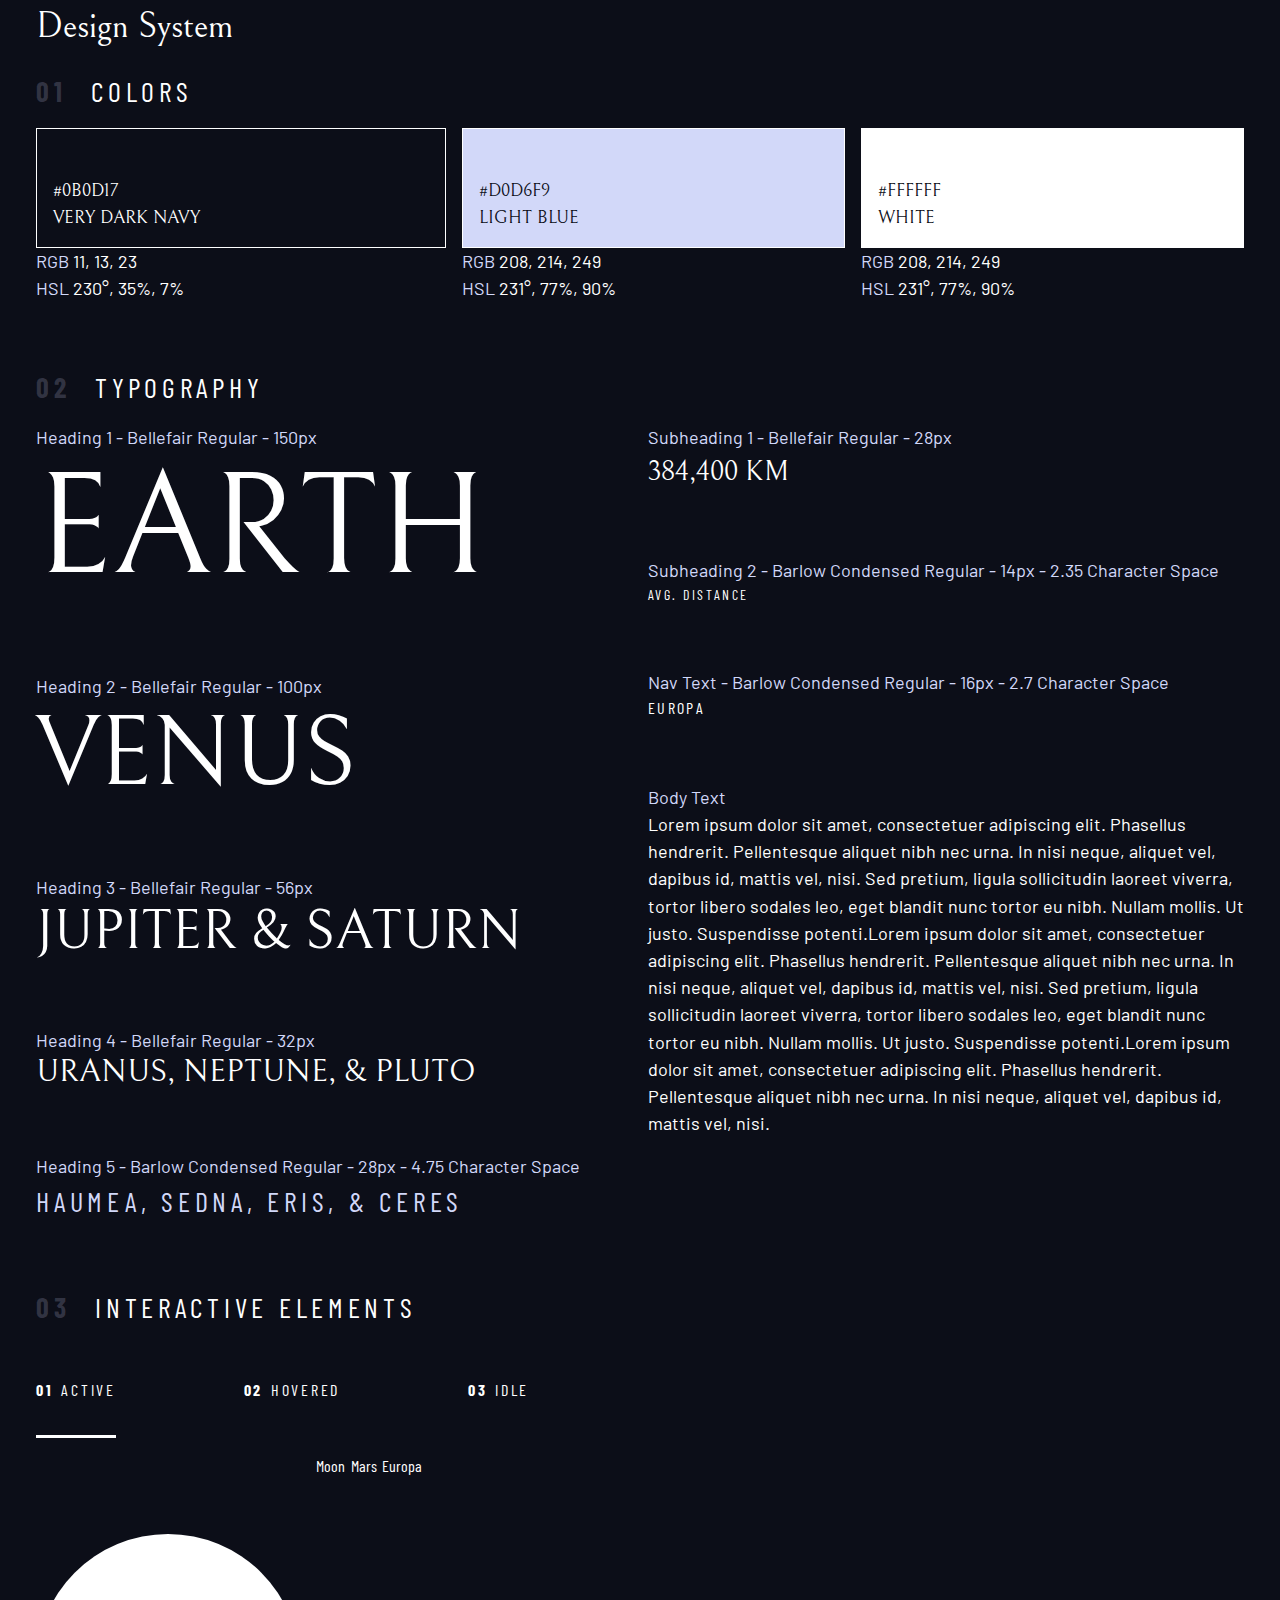
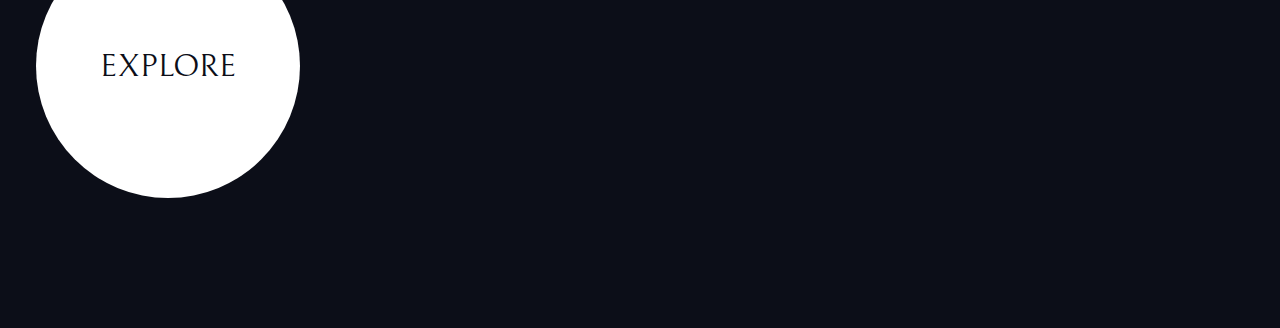
<file: index.html>
<!DOCTYPE html>
<html lang="en">
<head>
    <meta charset="UTF-8">
    <meta name="viewport" content="width=device-width, initial-scale=1.0">
        <!-- Google fonts -->
        <link rel="preconnect" href="https://fonts.googleapis.com">
        <link rel="preconnect" href="https://fonts.gstatic.com" crossorigin>
        <link href="https://fonts.googleapis.com/css2?family=Barlow+Condensed:wght@400;700&family=Bellefair&family=Barlow:wght@400;700&display=swap"
            rel="stylesheet">
    <link href="./style.css" rel="stylesheet" type="text/css">
    <title>Document</title>
</head>
<body>

    <div class="container flow">
        <h1 class="ff-serif">Design System</h1>

        <section class="flow" id="colors">
            <h2 class="num-title"><span>01 </span>Colors</h2>
                <div class="flex">
                    <div style="flex-grow: 1">
                        <div class="bg-dark text-white ff-serif" style="padding: 3rem 1rem 1rem; border: 1px solid white">
                            <span>#0B0D17</span>
                            <br>
                            <span>VERY DARK NAVY</span>
                        </div>
                    
                        <p><span class="text-light">RGB</span> 11, 13, 23</p>
                        <p><span class="text-light">HSL</span> 230°, 35%, 7%</p>
                    </div>
                    <div style="flex-grow: 1">
                        <div class="bg-light text-dark ff-serif" style="padding: 3rem 1rem 1rem; border: 1px solid white">
                            <span>#D0D6F9</span>
                            <br>
                            <span>LIGHT BLUE</span>
                        </div>
                        <p><span class="text-light">RGB</span> 208, 214, 249</p>
                        <p><span class="text-light">HSL</span> 231°, 77%, 90%</p>
                    </div>
                    <div style="flex-grow: 1">
                        <div class="bg-white text-dark ff-serif" style="padding: 3rem 1rem 1rem; border: 1px solid white">
                            <span>#FFFFFF</span>
                            <br>
                            <span>WHITE</span>
                        </div>
                        <p><span class="text-light">RGB</span> 208, 214, 249</p>
                        <p><span class="text-light">HSL</span> 231°, 77%, 90%</p>
                    </div>
                </div>
                
            
        </section>


        <section id="typography" class="flow" style="margin: 4rem 0">
            <h2 class="num-title"><span>02 </span>Typography</h2>
            <div class="flex">
                <div class="flow" style="flex-basis: 100%; --flow-size: 4rem;">
                    <div> 
                        <p class="text-light">Heading 1 - Bellefair Regular - 150px</p>
                        <p class="fs-900 uppercase ff-serif">Earth</p>
                    </div>
                    <div> 
                        <p class="text-light">Heading 2 - Bellefair Regular - 100px</p>
                        <p class="fs-800 uppercase ff-serif">Venus</p>
                    </div>
                    <div> 
                        <p class="text-light">Heading 3 - Bellefair Regular - 56px</p>
                        <p class="fs-700 uppercase ff-serif">Jupiter & Saturn</p>
                    </div>
                    <div> 
                        <p class="text-light">Heading 4 - Bellefair Regular - 32px</p>
                        <p class="fs-600 uppercase ff-serif">Uranus, Neptune, & Pluto</p>
                    </div>
                    <div> 
                        <p class="text-light">Heading 5 - Barlow Condensed Regular - 28px - 4.75 Character Space</p>
                        <p class="fs-500 uppercase ff-sans-cond letter-spacing-1 text-light" >HAUMEA, SEDNA, ERIS, & CERES</p>
                    </div>
                
                </div>
                
                <div class="flow" style="flex-basis: 100%; --flow-size: 4rem;">
                    <div> 
                        <p class="text-light">Subheading 1 - Bellefair Regular - 28px</p>
                        <p class="fs-500 uppercase ff-serif">384,400 km</p>
                    </div>
                    <div> 
                        <p class="text-light">Subheading 2 - Barlow Condensed Regular - 14px - 2.35 Character Space</p>
                        <p class="fs-200 uppercase ff-sans-cond letter-spacing-3">Avg. Distance</p>
                    </div>
                    <div> 
                        <p class="text-light">Nav Text - Barlow Condensed Regular - 16px - 2.7 Character Space</p>
                        <p class="fs-300 uppercase ff-sans-cond letter-spacing-3">Europa</p>
                    </div>
                    <div> 
                        <p class="text-light">Body Text</p>
                        <p class="fs-400 ff-sans-normal" style="line-height: 1.7rem;">Lorem ipsum dolor sit amet, consectetuer adipiscing elit. Phasellus hendrerit. Pellentesque aliquet nibh nec urna. In nisi neque, aliquet vel, dapibus id, mattis vel, nisi. Sed pretium, ligula sollicitudin laoreet viverra, tortor libero sodales leo, eget blandit nunc tortor eu nibh. Nullam mollis. Ut justo. Suspendisse potenti.Lorem ipsum dolor sit amet, consectetuer adipiscing elit. Phasellus hendrerit. Pellentesque aliquet nibh nec urna. In nisi neque, aliquet vel, dapibus id, mattis vel, nisi. Sed pretium, ligula sollicitudin laoreet viverra, tortor libero sodales leo, eget blandit nunc tortor eu nibh. Nullam mollis. Ut justo. Suspendisse potenti.Lorem ipsum dolor sit amet, consectetuer adipiscing elit. Phasellus hendrerit. Pellentesque aliquet nibh nec urna. In nisi neque, aliquet vel, dapibus id, mattis vel, nisi. </p>
                    </div>
                </div>
            </div>
        </section>


        <section id="interactive-elements" class="flow">
            <h2 class="num-title"><span>03 </span>Interactive Elements</h2>

            <!-- Navigation -->
            <div>
                <nav>
                    <ul class="primary-navigation flex underline-indicator" style="--gap: 8rem;">
                        <li class="active"><a class="fs-300 letter-spacing-2 ff-sans-cond text-white uppercase"  href="#"><span>01</span>Active</a></li>
                        <li><a class="fs-300 letter-spacing-2 ff-sans-cond text-white uppercase"  href="#"><span>02</span>Hovered</a></li>
                        <li><a class="fs-300 letter-spacing-2 ff-sans-cond text-white uppercase"  href="#"><span>03</span>Idle</a></li>
                    </ul> 
           </nav>
            </div>

            <div class="flex" >
                <div style="margin-top: 5rem;">
                    <!-- Explore button -->
                    <a href="#" class="large-button uppercase bg-white text-dark ff-serif fs-600">Explore</a>

                </div>

                <div style="margin-bottom: 50vh;">
                    <!-- Tabs -->
                    <div class="ff-sans-cond fs-300 letter-spacing-2 underline-indicator tab-items">
                        <button>Moon</button>
                        <button>Mars</button>
                        <button>Europa</button>
                    </div>


                    <!-- Dots -->



                    <!-- Numbers -->


                </div>
            </div>


        </section>
    </div>
    
</body>
</html>
</file>
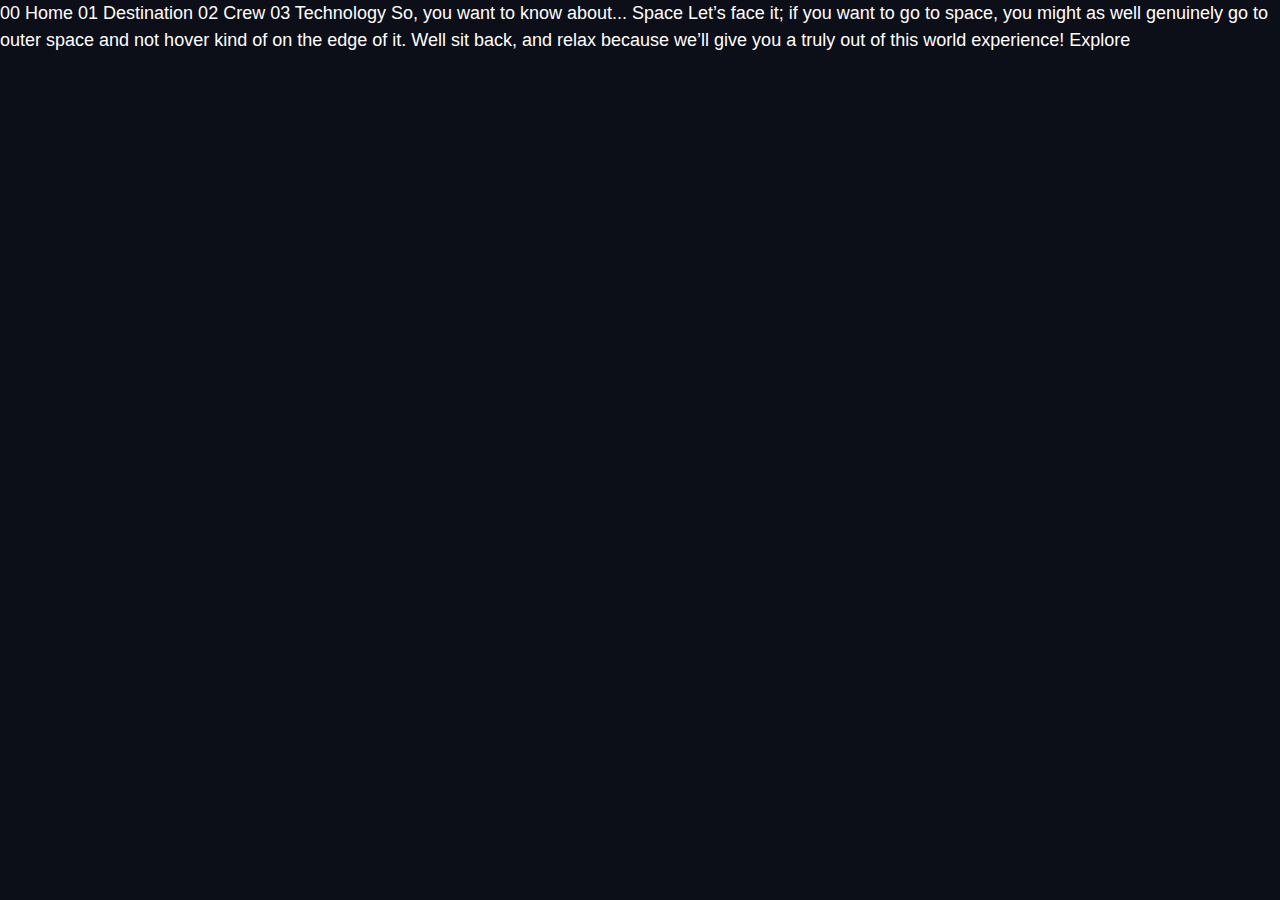
<file: starter-code/index.html>
<!DOCTYPE html>
<html lang="en">
<head>
  <meta charset="UTF-8">
  <meta name="viewport" content="width=device-width, initial-scale=1.0">

  <link rel="icon" type="image/png" sizes="32x32" href="./assets/favicon-32x32.png">
  <link rel="stylesheet" type="text/css" href="../style.css">
  <title>Frontend Mentor | Space tourism website</title>
</head>
<body>

  00 Home
  01 Destination
  02 Crew
  03 Technology

  So, you want to know about...
  Space
  Let’s face it; if you want to go to space, you might as well genuinely go to 
  outer space and not hover kind of on the edge of it. Well sit back, and relax 
  because we’ll give you a truly out of this world experience!

  Explore

</body>
</html>
</file>
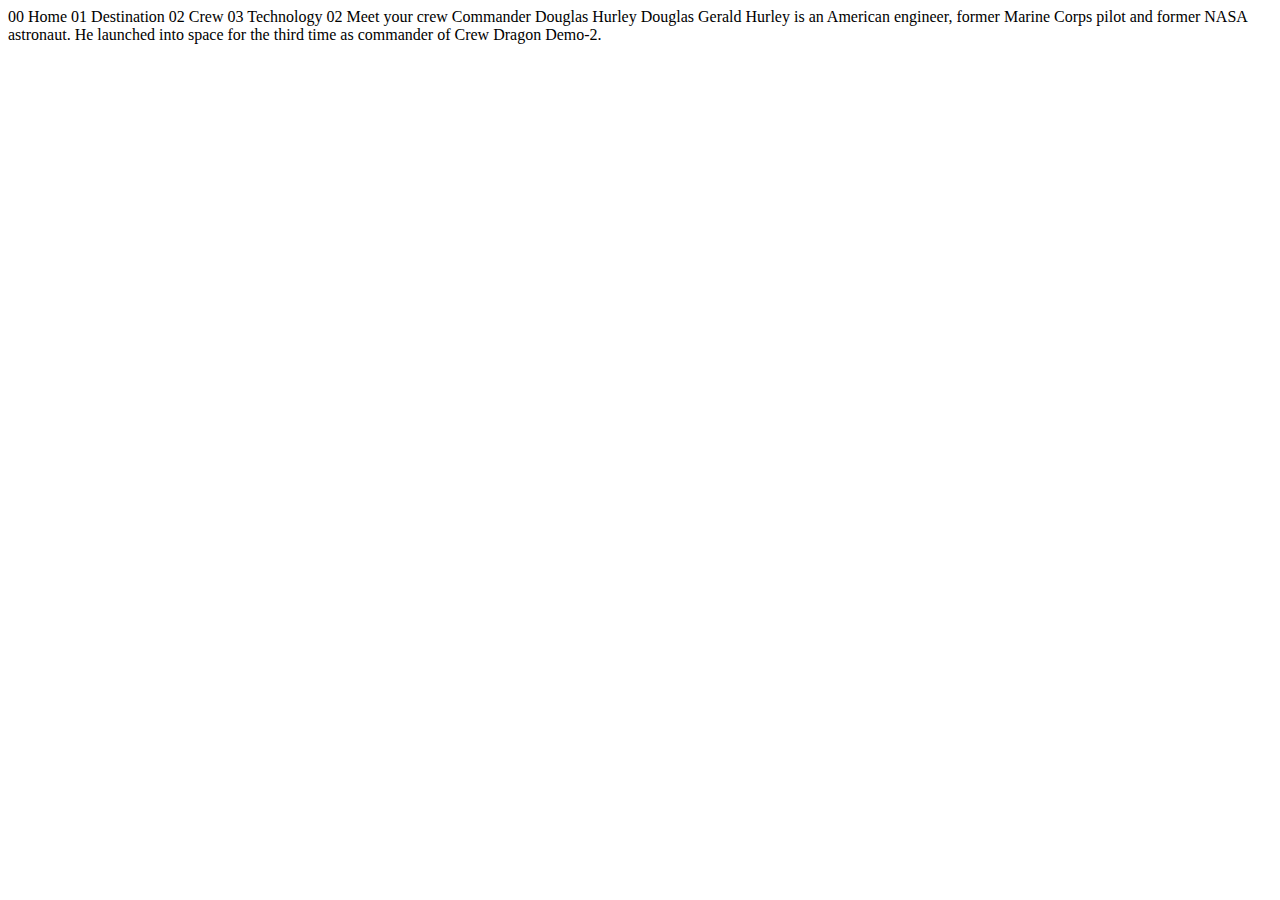
<file: starter-code/crew-commander.html>
<!DOCTYPE html>
<html lang="en">
<head>
  <meta charset="UTF-8">
  <meta name="viewport" content="width=device-width, initial-scale=1.0">

  <link rel="icon" type="image/png" sizes="32x32" href="./assets/favicon-32x32.png">
  
  <title>Frontend Mentor | Space tourism website</title>
</head>
<body>

  00 Home
  01 Destination
  02 Crew
  03 Technology

  02 Meet your crew

  Commander
  Douglas Hurley

  Douglas Gerald Hurley is an American engineer, former Marine Corps pilot 
  and former NASA astronaut. He launched into space for the third time as 
  commander of Crew Dragon Demo-2.
</body>
</html>
</file>
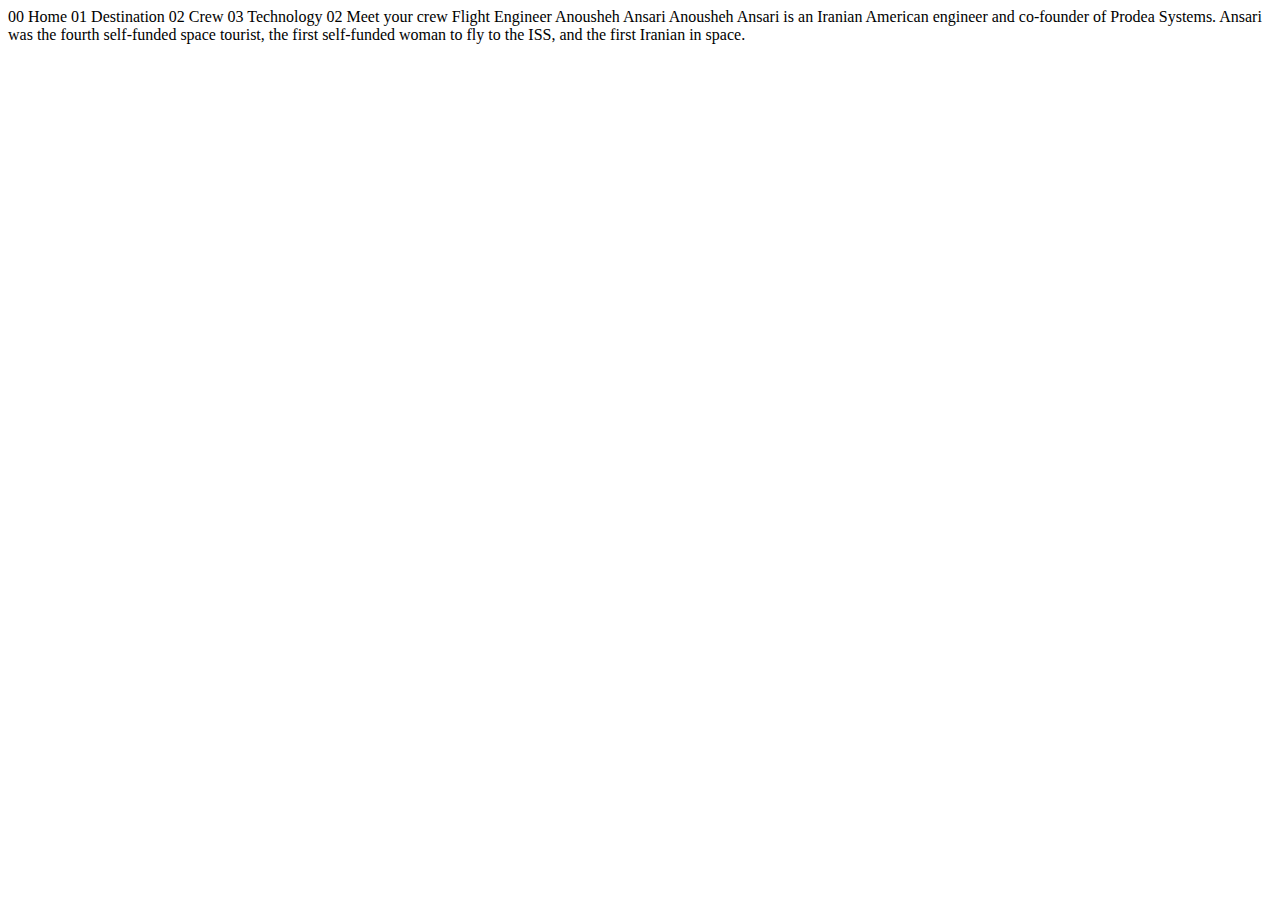
<file: starter-code/crew-engineer.html>
<!DOCTYPE html>
<html lang="en">
<head>
  <meta charset="UTF-8">
  <meta name="viewport" content="width=device-width, initial-scale=1.0">

  <link rel="icon" type="image/png" sizes="32x32" href="./assets/favicon-32x32.png">
  
  <title>Frontend Mentor | Space tourism website</title>
</head>
<body>

  00 Home
  01 Destination
  02 Crew
  03 Technology

  02 Meet your crew

  Flight Engineer
  Anousheh Ansari

  Anousheh Ansari is an Iranian American engineer and co-founder of Prodea Systems. 
  Ansari was the fourth self-funded space tourist, the first self-funded woman to 
  fly to the ISS, and the first Iranian in space. 
</body>
</html>
</file>
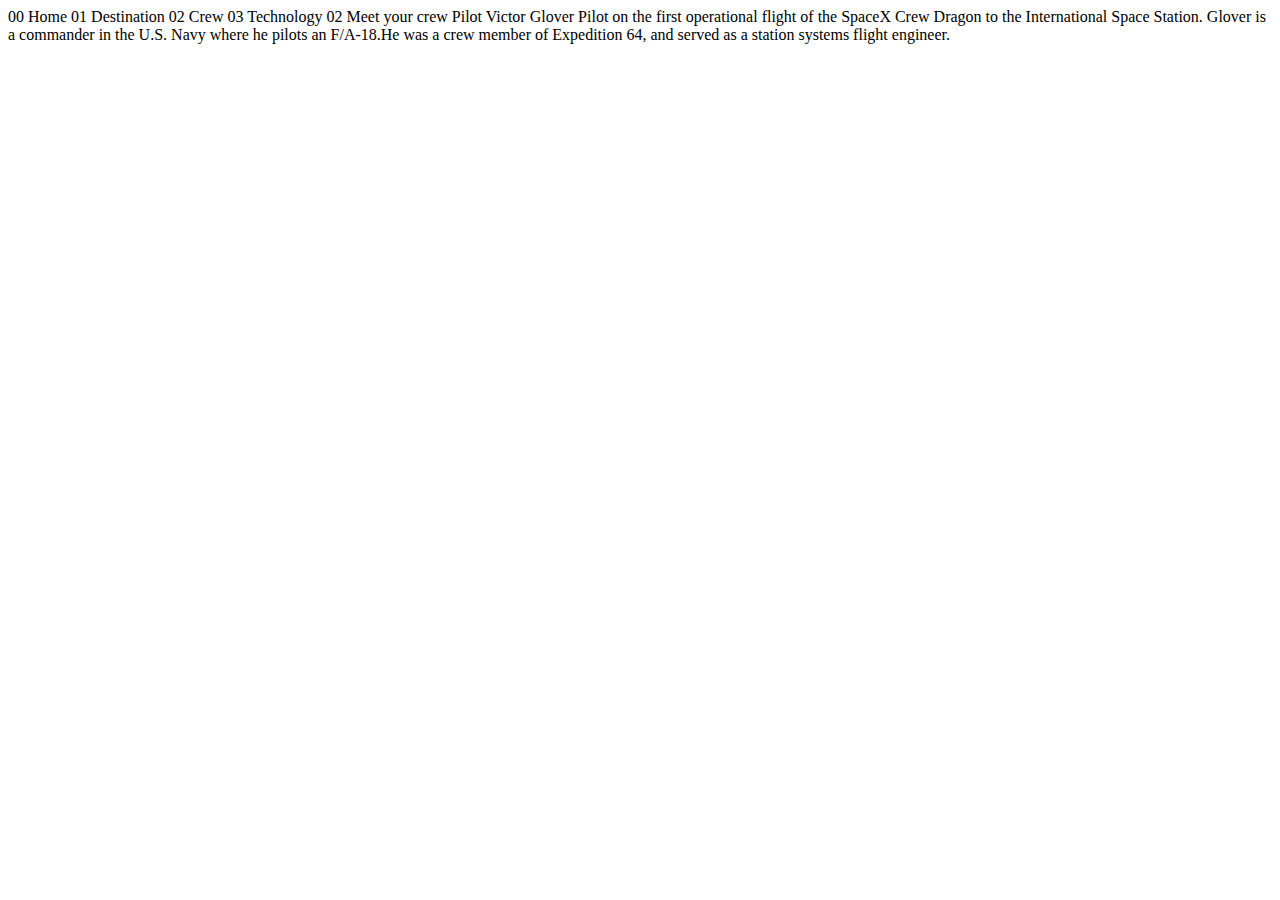
<file: starter-code/crew-pilot.html>
<!DOCTYPE html>
<html lang="en">
<head>
  <meta charset="UTF-8">
  <meta name="viewport" content="width=device-width, initial-scale=1.0">

  <link rel="icon" type="image/png" sizes="32x32" href="./assets/favicon-32x32.png">
  
  <title>Frontend Mentor | Space tourism website</title>
</head>
<body>

  00 Home
  01 Destination
  02 Crew
  03 Technology

  02 Meet your crew

  Pilot
  Victor Glover

  Pilot on the first operational flight of the SpaceX Crew Dragon to the 
  International Space Station. Glover is a commander in the U.S. Navy where 
  he pilots an F/A-18.He was a crew member of Expedition 64, and served as a 
  station systems flight engineer. 
</body>
</html>
</file>
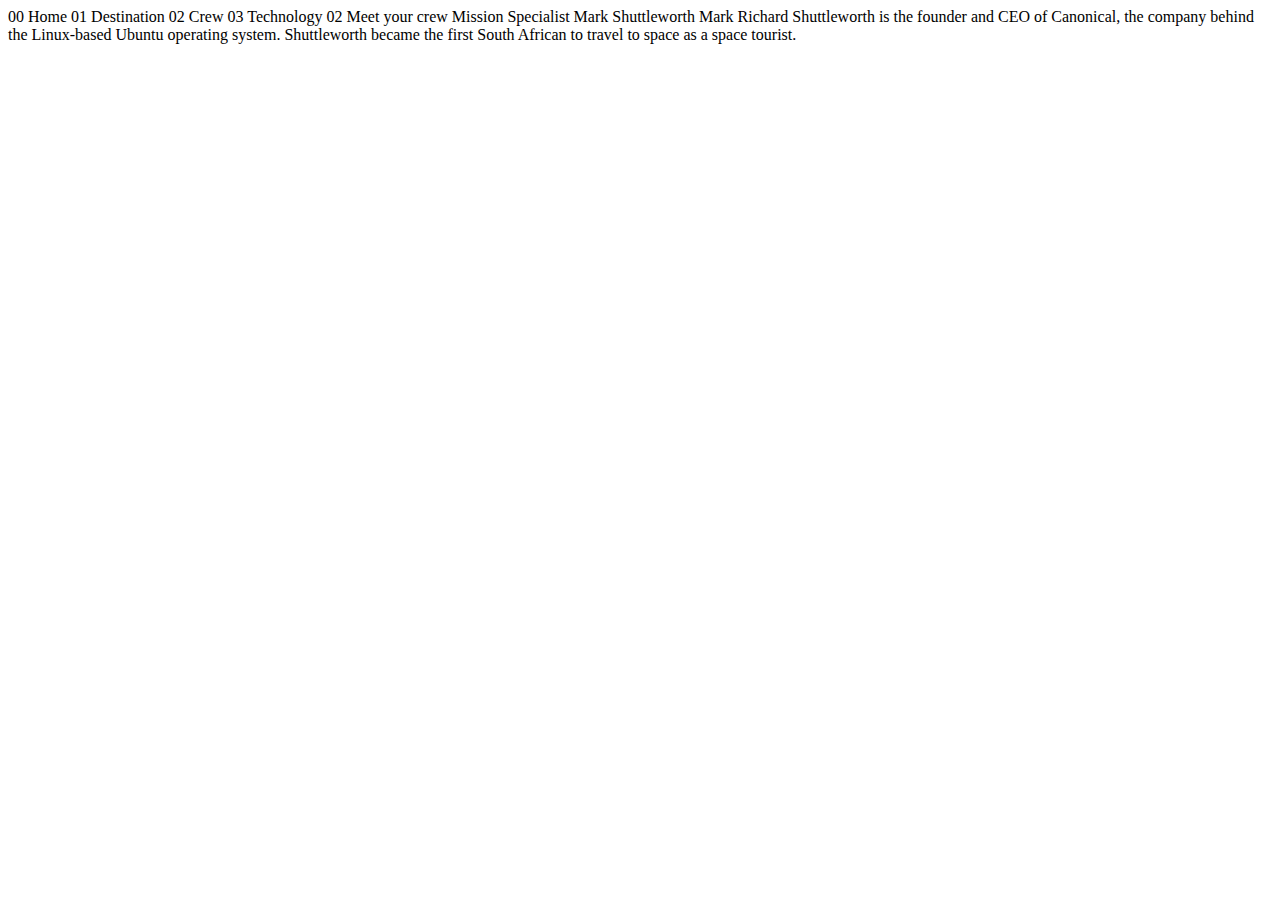
<file: starter-code/crew-specialist.html>
<!DOCTYPE html>
<html lang="en">
<head>
  <meta charset="UTF-8">
  <meta name="viewport" content="width=device-width, initial-scale=1.0">

  <link rel="icon" type="image/png" sizes="32x32" href="./assets/favicon-32x32.png">
  
  <title>Frontend Mentor | Space tourism website</title>
</head>
<body>

  00 Home
  01 Destination
  02 Crew
  03 Technology

  02 Meet your crew

  Mission Specialist
  Mark Shuttleworth

  Mark Richard Shuttleworth is the founder and CEO of Canonical, the company behind 
  the Linux-based Ubuntu operating system. Shuttleworth became the first South 
  African to travel to space as a space tourist.
</body>
</html>
</file>
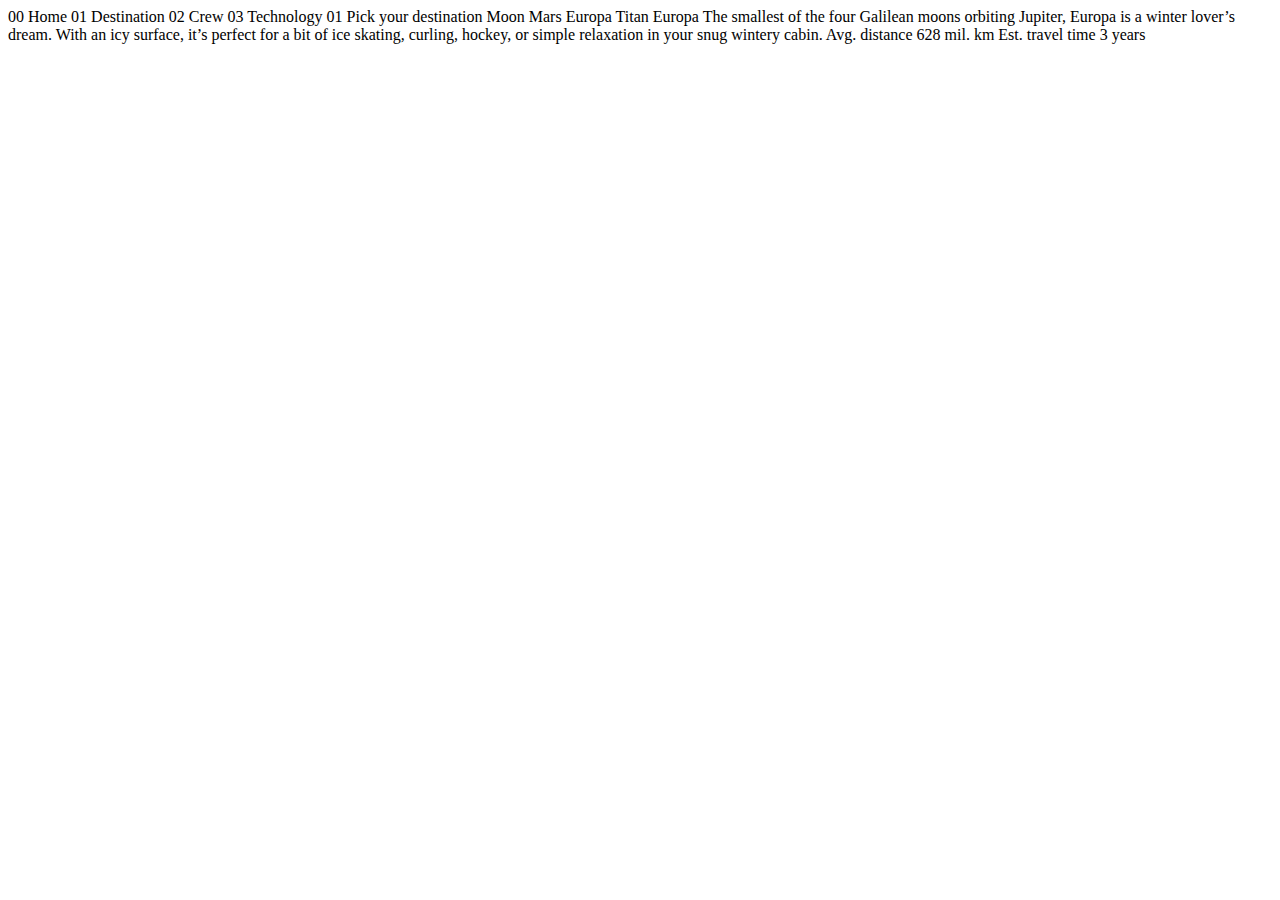
<file: starter-code/destination-europa.html>
<!DOCTYPE html>
<html lang="en">
<head>
  <meta charset="UTF-8">
  <meta name="viewport" content="width=device-width, initial-scale=1.0">

  <link rel="icon" type="image/png" sizes="32x32" href="./assets/favicon-32x32.png">
  
  <title>Frontend Mentor | Space tourism website</title>
</head>
<body>

  00 Home
  01 Destination
  02 Crew
  03 Technology

  01 Pick your destination

  Moon
  Mars
  Europa
  Titan

  Europa

  The smallest of the four Galilean moons orbiting Jupiter, Europa is a 
  winter lover’s dream. With an icy surface, it’s perfect for a bit of 
  ice skating, curling, hockey, or simple relaxation in your snug 
  wintery cabin.

  Avg. distance
  628 mil. km

  Est. travel time
  3 years
</body>
</html>
</file>
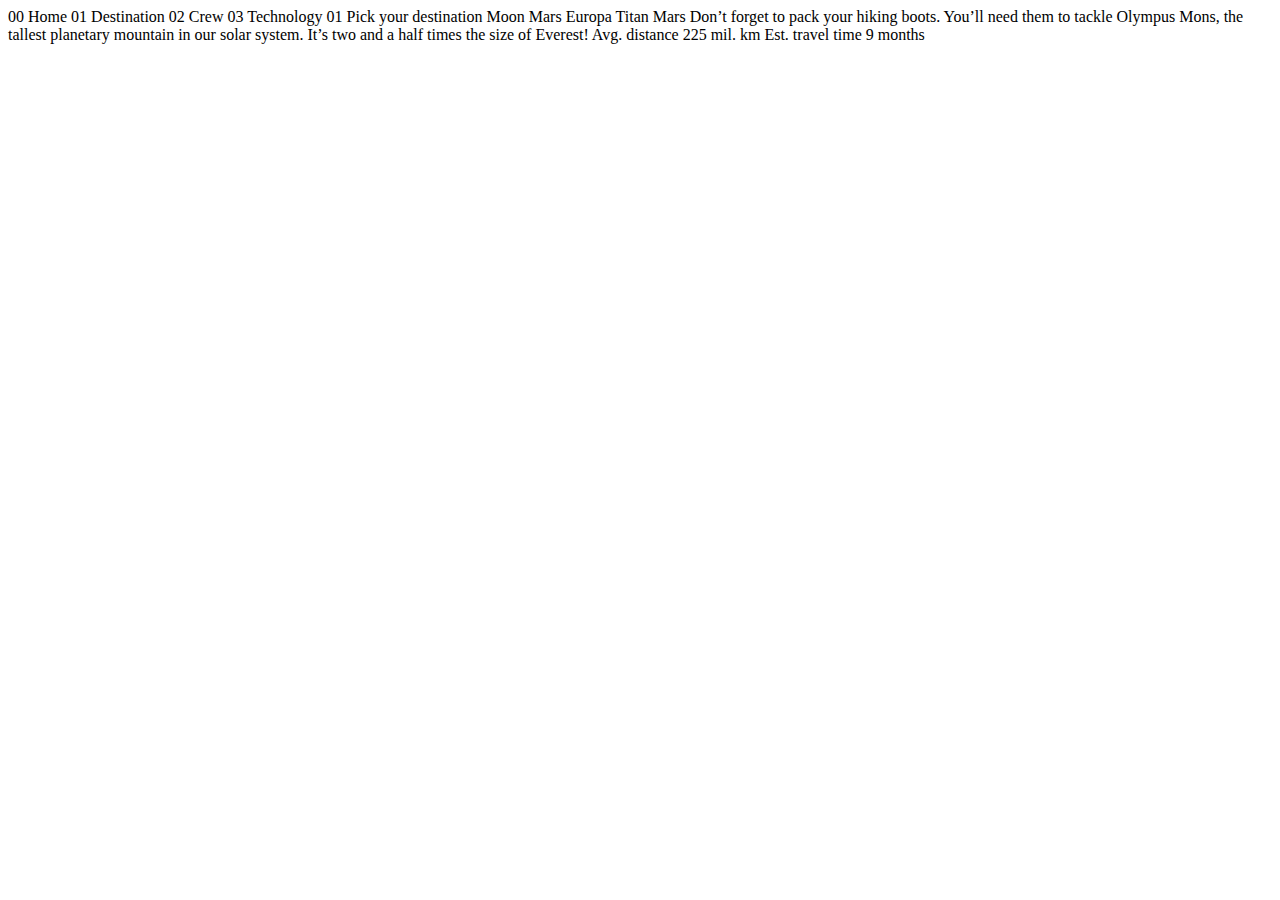
<file: starter-code/destination-mars.html>
<!DOCTYPE html>
<html lang="en">
<head>
  <meta charset="UTF-8">
  <meta name="viewport" content="width=device-width, initial-scale=1.0">

  <link rel="icon" type="image/png" sizes="32x32" href="./assets/favicon-32x32.png">
  
  <title>Frontend Mentor | Space tourism website</title>
</head>
<body>

  00 Home
  01 Destination
  02 Crew
  03 Technology

  01 Pick your destination

  Moon
  Mars
  Europa
  Titan

  Mars

  Don’t forget to pack your hiking boots. You’ll need them to tackle Olympus Mons, 
  the tallest planetary mountain in our solar system. It’s two and a half times 
  the size of Everest!

  Avg. distance
  225 mil. km

  Est. travel time
  9 months
</body>
</html>
</file>
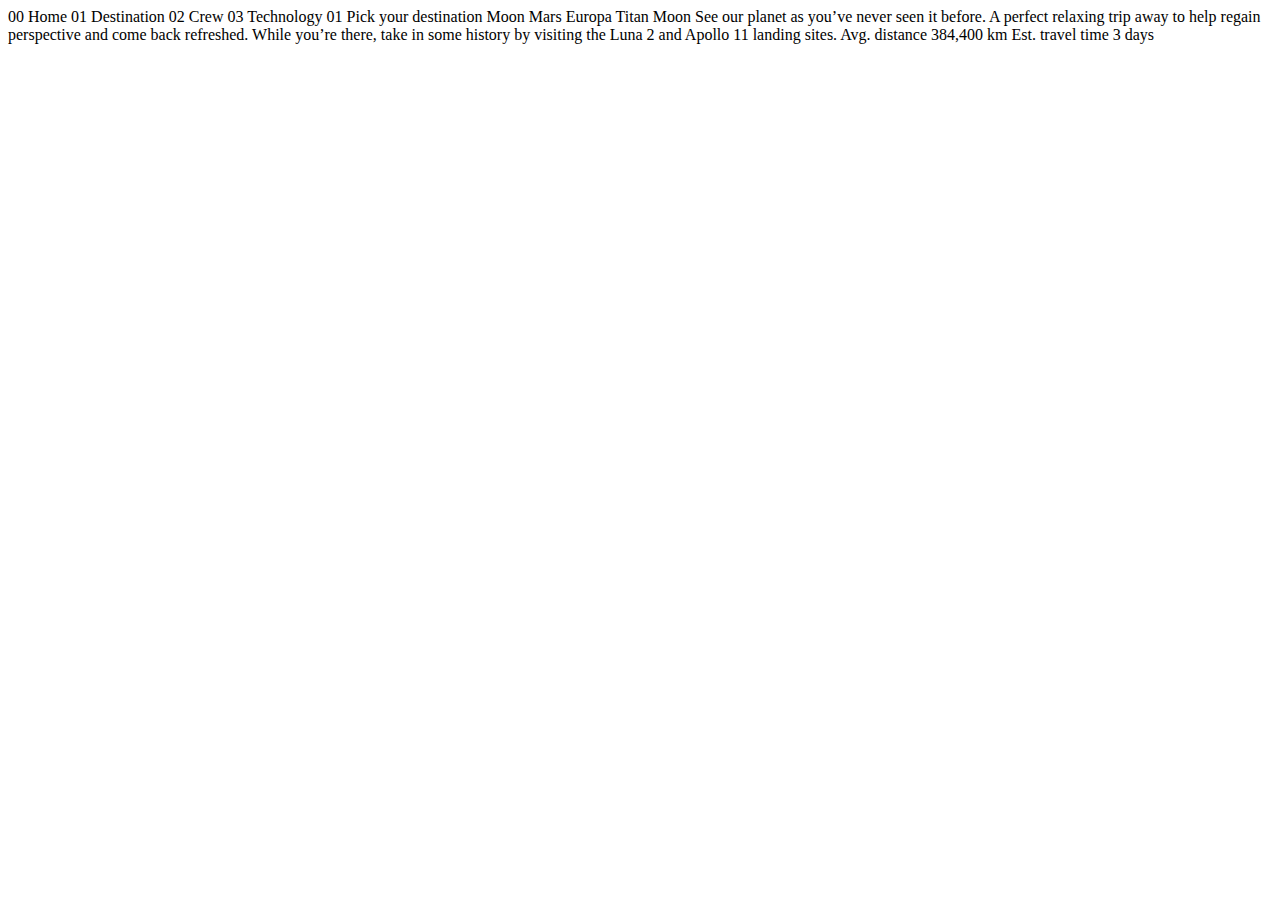
<file: starter-code/destination-moon.html>
<!DOCTYPE html>
<html lang="en">
<head>
  <meta charset="UTF-8">
  <meta name="viewport" content="width=device-width, initial-scale=1.0">

  <link rel="icon" type="image/png" sizes="32x32" href="./assets/favicon-32x32.png">
  
  <title>Frontend Mentor | Space tourism website</title>
</head>
<body>

  00 Home
  01 Destination
  02 Crew
  03 Technology

  01 Pick your destination

  Moon
  Mars
  Europa
  Titan

  Moon

  See our planet as you’ve never seen it before. A perfect relaxing trip away to help 
  regain perspective and come back refreshed. While you’re there, take in some history 
  by visiting the Luna 2 and Apollo 11 landing sites.

  Avg. distance
  384,400 km

  Est. travel time
  3 days
</body>
</html>
</file>
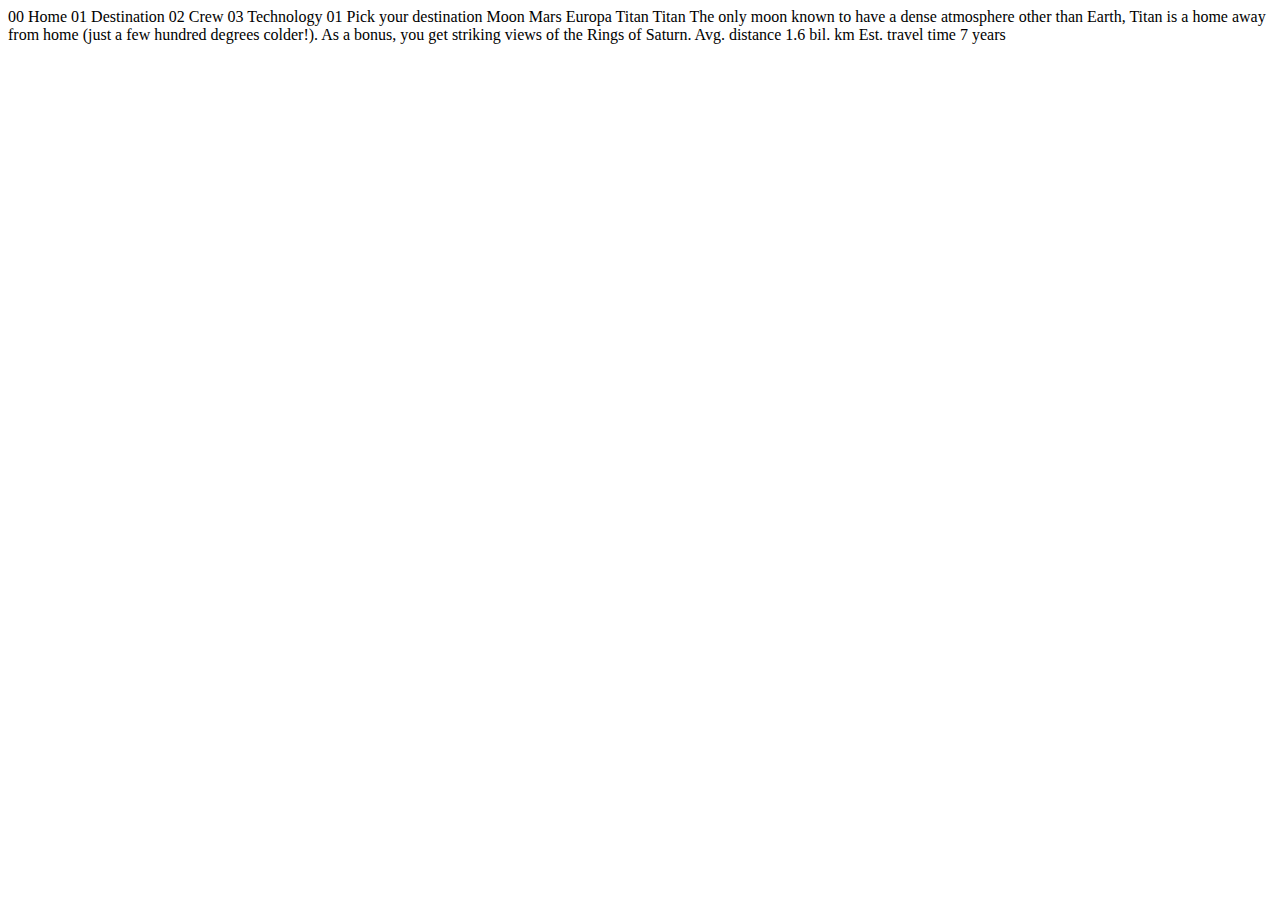
<file: starter-code/destination-titan.html>
<!DOCTYPE html>
<html lang="en">
<head>
  <meta charset="UTF-8">
  <meta name="viewport" content="width=device-width, initial-scale=1.0">

  <link rel="icon" type="image/png" sizes="32x32" href="./assets/favicon-32x32.png">
  
  <title>Frontend Mentor | Space tourism website</title>
</head>
<body>

  00 Home
  01 Destination
  02 Crew
  03 Technology

  01 Pick your destination

  Moon
  Mars
  Europa
  Titan

  Titan

  The only moon known to have a dense atmosphere other than Earth, Titan 
  is a home away from home (just a few hundred degrees colder!). As a 
  bonus, you get striking views of the Rings of Saturn.

  Avg. distance
  1.6 bil. km

  Est. travel time
  7 years
</body>
</html>
</file>
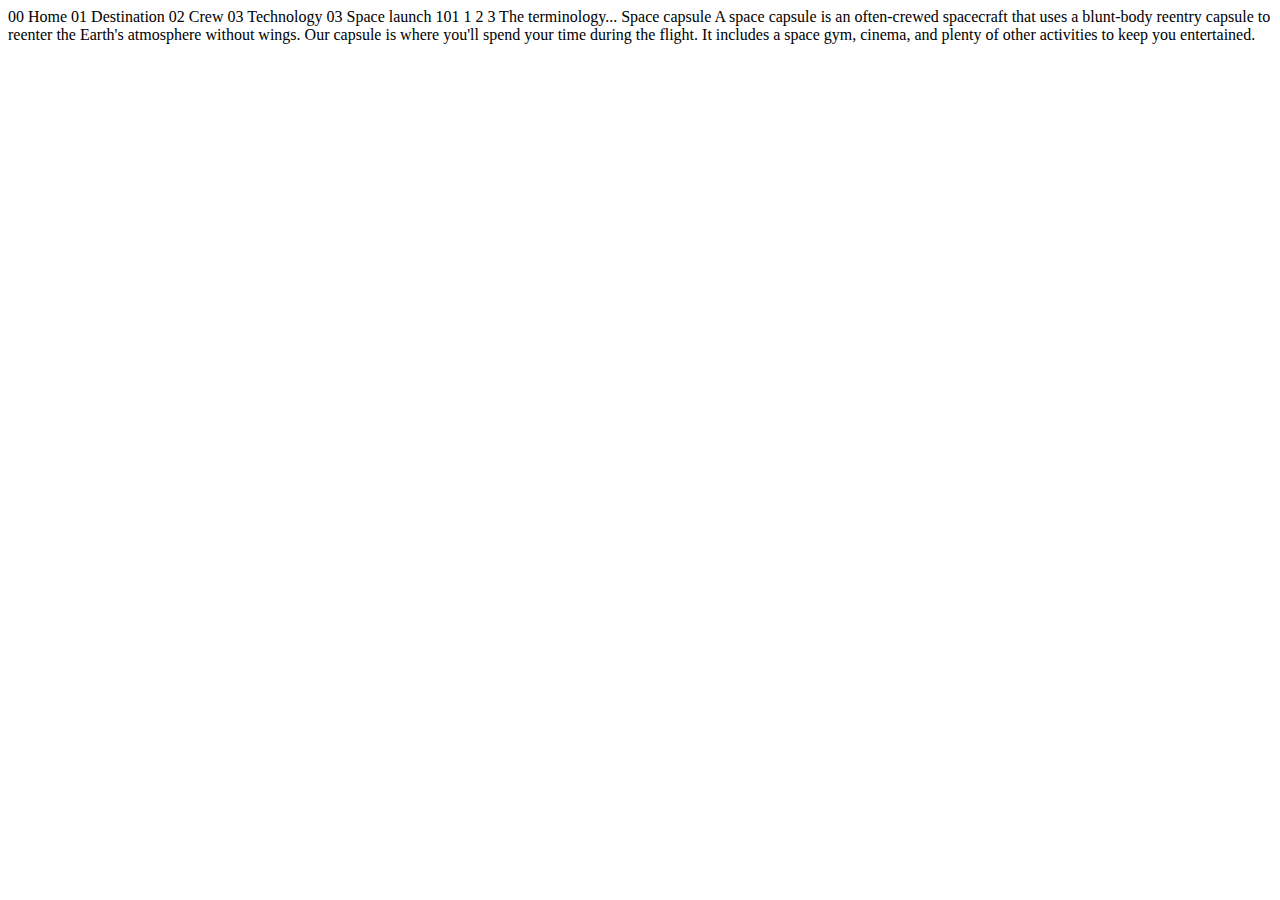
<file: starter-code/technology-capsule.html>
<!DOCTYPE html>
<html lang="en">
<head>
  <meta charset="UTF-8">
  <meta name="viewport" content="width=device-width, initial-scale=1.0">

  <link rel="icon" type="image/png" sizes="32x32" href="./assets/favicon-32x32.png">
  
  <title>Frontend Mentor | Space tourism website</title>
</head>
<body>

  00 Home
  01 Destination
  02 Crew
  03 Technology

  03 Space launch 101

  1
  2
  3

  The terminology...
  Space capsule

  A space capsule is an often-crewed spacecraft that uses a blunt-body reentry 
  capsule to reenter the Earth's atmosphere without wings. Our capsule is where 
  you'll spend your time during the flight. It includes a space gym, cinema, 
  and plenty of other activities to keep you entertained.
</body>
</html>
</file>
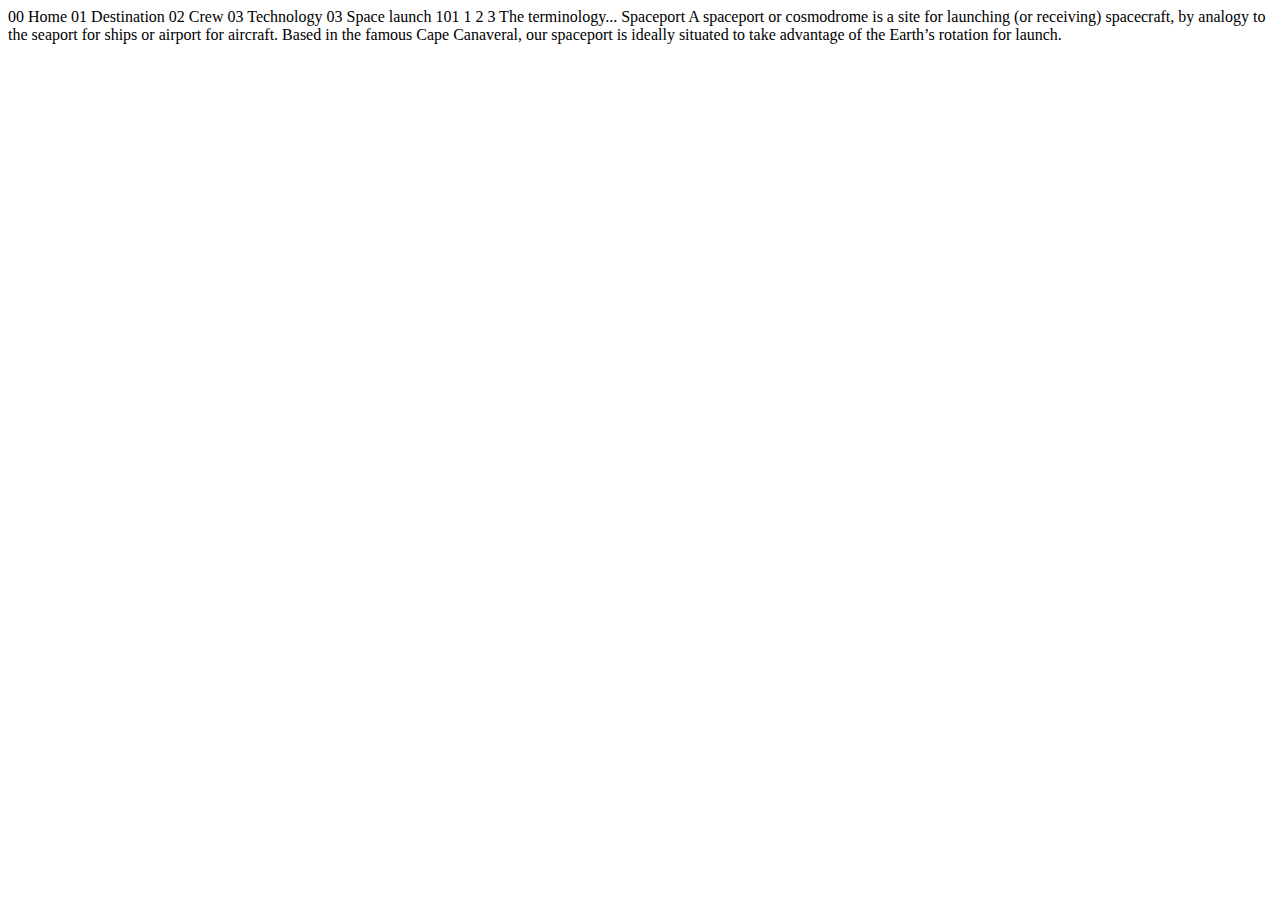
<file: starter-code/technology-spaceport.html>
<!DOCTYPE html>
<html lang="en">
<head>
  <meta charset="UTF-8">
  <meta name="viewport" content="width=device-width, initial-scale=1.0">

  <link rel="icon" type="image/png" sizes="32x32" href="./assets/favicon-32x32.png">
  
  <title>Frontend Mentor | Space tourism website</title>
</head>
<body>

  00 Home
  01 Destination
  02 Crew
  03 Technology

  03 Space launch 101

  1
  2
  3

  The terminology...
  Spaceport

  A spaceport or cosmodrome is a site for launching (or receiving) spacecraft, 
  by analogy to the seaport for ships or airport for aircraft. Based in the 
  famous Cape Canaveral, our spaceport is ideally situated to take advantage 
  of the Earth’s rotation for launch.
</body>
</html>
</file>
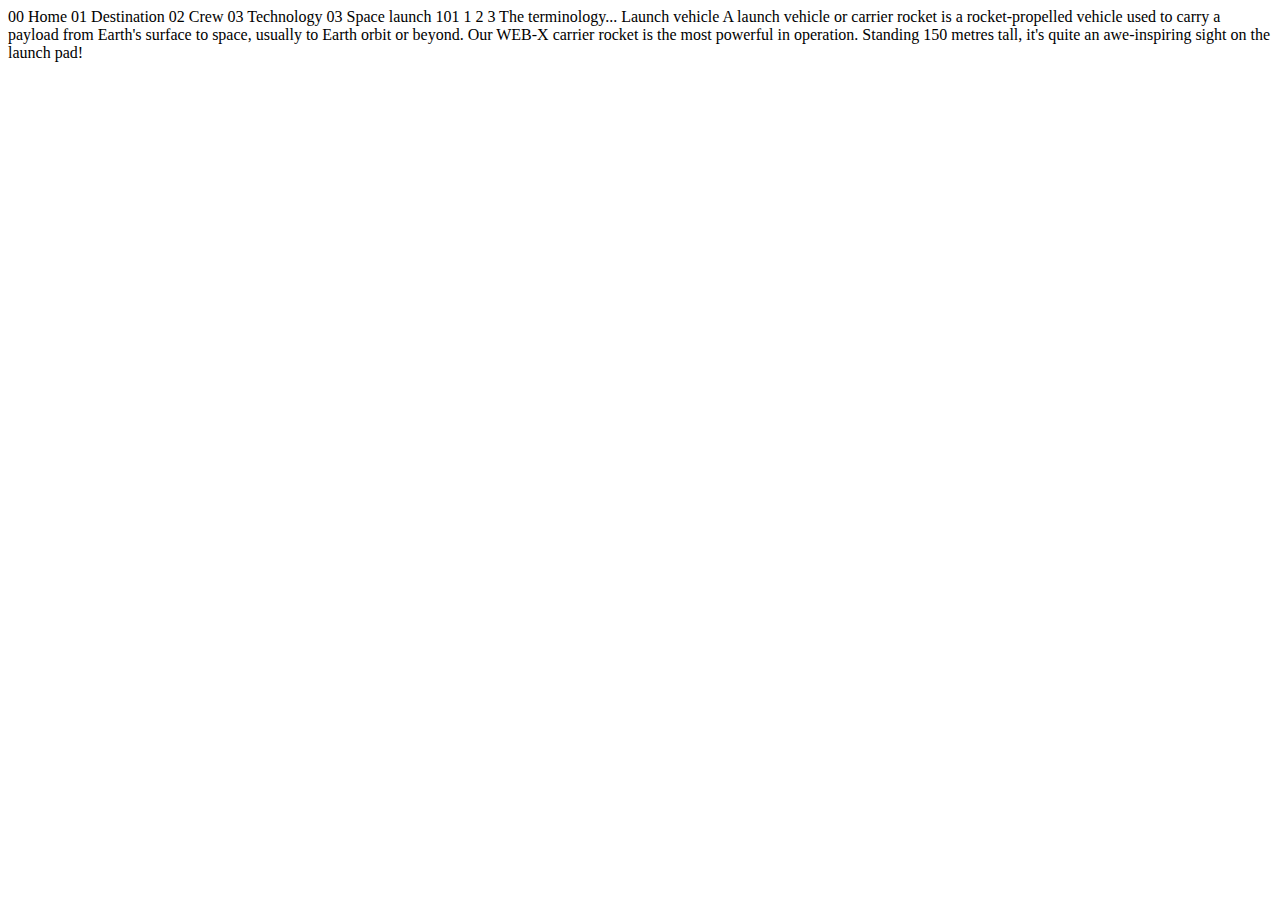
<file: starter-code/technology-vehicle.html>
<!DOCTYPE html>
<html lang="en">
<head>
  <meta charset="UTF-8">
  <meta name="viewport" content="width=device-width, initial-scale=1.0">

  <link rel="icon" type="image/png" sizes="32x32" href="./assets/favicon-32x32.png">
  
  <title>Frontend Mentor | Space tourism website</title>
</head>
<body>

  00 Home
  01 Destination
  02 Crew
  03 Technology

  03 Space launch 101

  1
  2
  3

  The terminology...
  Launch vehicle

  A launch vehicle or carrier rocket is a rocket-propelled vehicle used to carry a 
  payload from Earth's surface to space, usually to Earth orbit or beyond. Our 
  WEB-X carrier rocket is the most powerful in operation. Standing 150 metres tall, 
  it's quite an awe-inspiring sight on the launch pad!
</body>
</html>
</file>
<file: style.css>
:root{

    /*colors from style guide*/
    --clr-dark: 230 35% 7%;
    --clr-light: 231 77% 90%;
    --clr-white: 0 0% 100%;
    
    /*gap for flexbox and grid*/
    --gap: 1rem;

      /*font-sizes*/
    --fs-900: 144px;
    --fs-800: 100px;
    --fs-700: 56px;
    --fs-600: 32px;
    --fs-500: 28px;
    --fs-400: 18px;
    --fs-300: 16px;
    --fs-200: 14px;
    

    /*font-families*/
    --ff-serif: "Bellefair", serif;
    --ff-sans-cond: "Barlow Condensed", sans-serif;
    --ff-sans-normal: "Barlow", sans-serif;


    /*Underline padding*/
    --underline-pad: 1rem;

    
    
}
/*---------------------*/
/* Reset Section */
/* -------------------- */

/* Box sizing */
*,
*::before,
*::after{
    box-sizing: border-box;
    user-select: none;
}

/* Reset margins */
body,
h1,
h2,
h3,
h4,
h5,
p,
figure,
picture{
    margin: 0;
}

h1,
h2,
h3,
h4,
h5,
p{
    font-weight: 400;
}

/* set up the body */
body{
    font-family: var(--ff-sans-normal);
    font-size: var(--fs-400);
    background-color: hsl(var(--clr-dark));
    color: hsl(var(--clr-white));
    line-height: 1.5;
    min-height: 100vh;
}

/* make images easier to work with */
img,
picture{
    max-width: 100%;
    display: block;
}

/* make forms easier to work with */
input,
button,
textarea,
select{
    font: inherit;
}

/* remove animations for people who turned them off */
@media (prefers-reduced-motion: reduce) {  
    *,
    *::before,
    *::after {
      animation-duration: 0.01ms !important;
      animation-iteration-count: 1 !important;
      transition-duration: 0.01ms !important;
      scroll-behavior: auto !important;
    }
  }



  /* Utility Classes */

  .flex{
    display: flex;
    gap: var(--gap, 1rem);
  }

  .grid{
    display: grid;
    gap: var(--gap, 1rem);
  }

  .container{
    padding-inline: 2em;
    max-width: 80rem;
    margin-inline: auto;
  }

  .sr-only {
    position: absolute;
    width: 1px;
    height: 1px;
    padding: 0;
    margin: -1px;
    overflow: hidden;
    clip: rect(0, 0, 0, 0);
    white-space: nowrap; /* added line */
    border: 0;
  }

  /* colors */
  .bg-dark {
    background-color: hsl(var(--clr-dark));
  }

  .bg-light{
    background-color: hsl(var(--clr-light));
  }

  .bg-white{
    background-color: hsl(var(--clr-white));
  }

  

  .text-dark {
    color: hsl(var(--clr-dark));
  }

  .text-light{
    color: hsl(var(--clr-light));
  }

  .text-white{
    color: hsl(var(--clr-white));
  }



/* typography */

.ff-serif { font-family: var(--ff-serif); } 
.ff-sans-cond { font-family: var(--ff-sans-cond); } 
.ff-sans-normal { font-family: var(--ff-sans-normal); } 

.letter-spacing-1 { letter-spacing: 4.75px; } 
.letter-spacing-2 { letter-spacing: 2.7px; } 
.letter-spacing-3 { letter-spacing: 2.35px; } 

.uppercase { text-transform: uppercase; }

.fs-900 { font-size: var(--fs-900); }
.fs-800 { font-size: var(--fs-800); }
.fs-700 { font-size: var(--fs-700); }
.fs-600 { font-size: var(--fs-600); }
.fs-500 { font-size: var(--fs-500); }
.fs-400 { font-size: var(--fs-400); }
.fs-300 { font-size: var(--fs-300); }
.fs-200 { font-size: var(--fs-200); }


.fs-900,
.fs-800,
.fs-700,
.fs-600{
    line-height: 1.1;
}




.num-title{
    font-family: var(--ff-sans-cond);
    font-size: var(--fs-500);
    text-transform: uppercase;
    letter-spacing: 4.72px;
}

.num-title > span{
    margin-right: 0.5em;
    font-weight: 700;
    color: hsl( var(--clr-light) / 0.2);
    /* opacity: 0.25; */
}



/*=====Spacing====*/
.flow > * + * {
    margin-top: var(--flow-size, 1rem);
    /* outline: 2px dotted green; */
}






/*-----------*/
/* Components*/
/*-----------*/

.large-button{
    
    position: relative;
    z-index: 1;
    display: grid;
    place-items: center;
    text-decoration: none;
    padding: 0 2em;
    aspect-ratio: 1;
    border-radius: 50%;
}

.large-button::after{
    content: '';
    position: absolute;
    border-radius: 50%;
    width: 100%;
    height: 100%;
    z-index: -1;
    background-color: hsl(var(--clr-white) / 0.15);
    opacity: 0;
    transition: opacity 500ms linear, transform 700ms ease-in-out;
}

.large-button:hover::after,
.large-button:focus::after{
    transform: scale(1.5);
    opacity: 1;
}

.primary-navigation{
  --underline-padding: 2rem;
  list-style: none;
  padding: 0;
  margin: 0;  
}

.primary-navigation a{
  text-decoration: none;
}

.primary-navigation span{
  margin-right: 0.5em;
  font-weight: 700;

}

/* ----Underline Indicator---- */
.underline-indicator > *{
  padding: var(--underline-padding, 1rem) 0;
}

.underline-indicator > *:hover,
.underline-indicator > *:focus{
  border-bottom: hsl(var(--clr-white) / 0.5) 0.2em solid;

}

.underline-indicator .active{
  border-bottom: hsl(var(--clr-white)) 0.2em solid;
}

.underline-indicator > *:active{
  border-bottom: hsl(var(--clr-light)) 0.2em solid;
}



/*tab-items*/
.tab-items{
  --underline-padding: 0.2rem;
}

.tab-items > button{
  background-color: hsl(var(--clr-dark));
  padding: 0;
  border: none;
  color: hsl(var(--clr-white));
}
</file>
